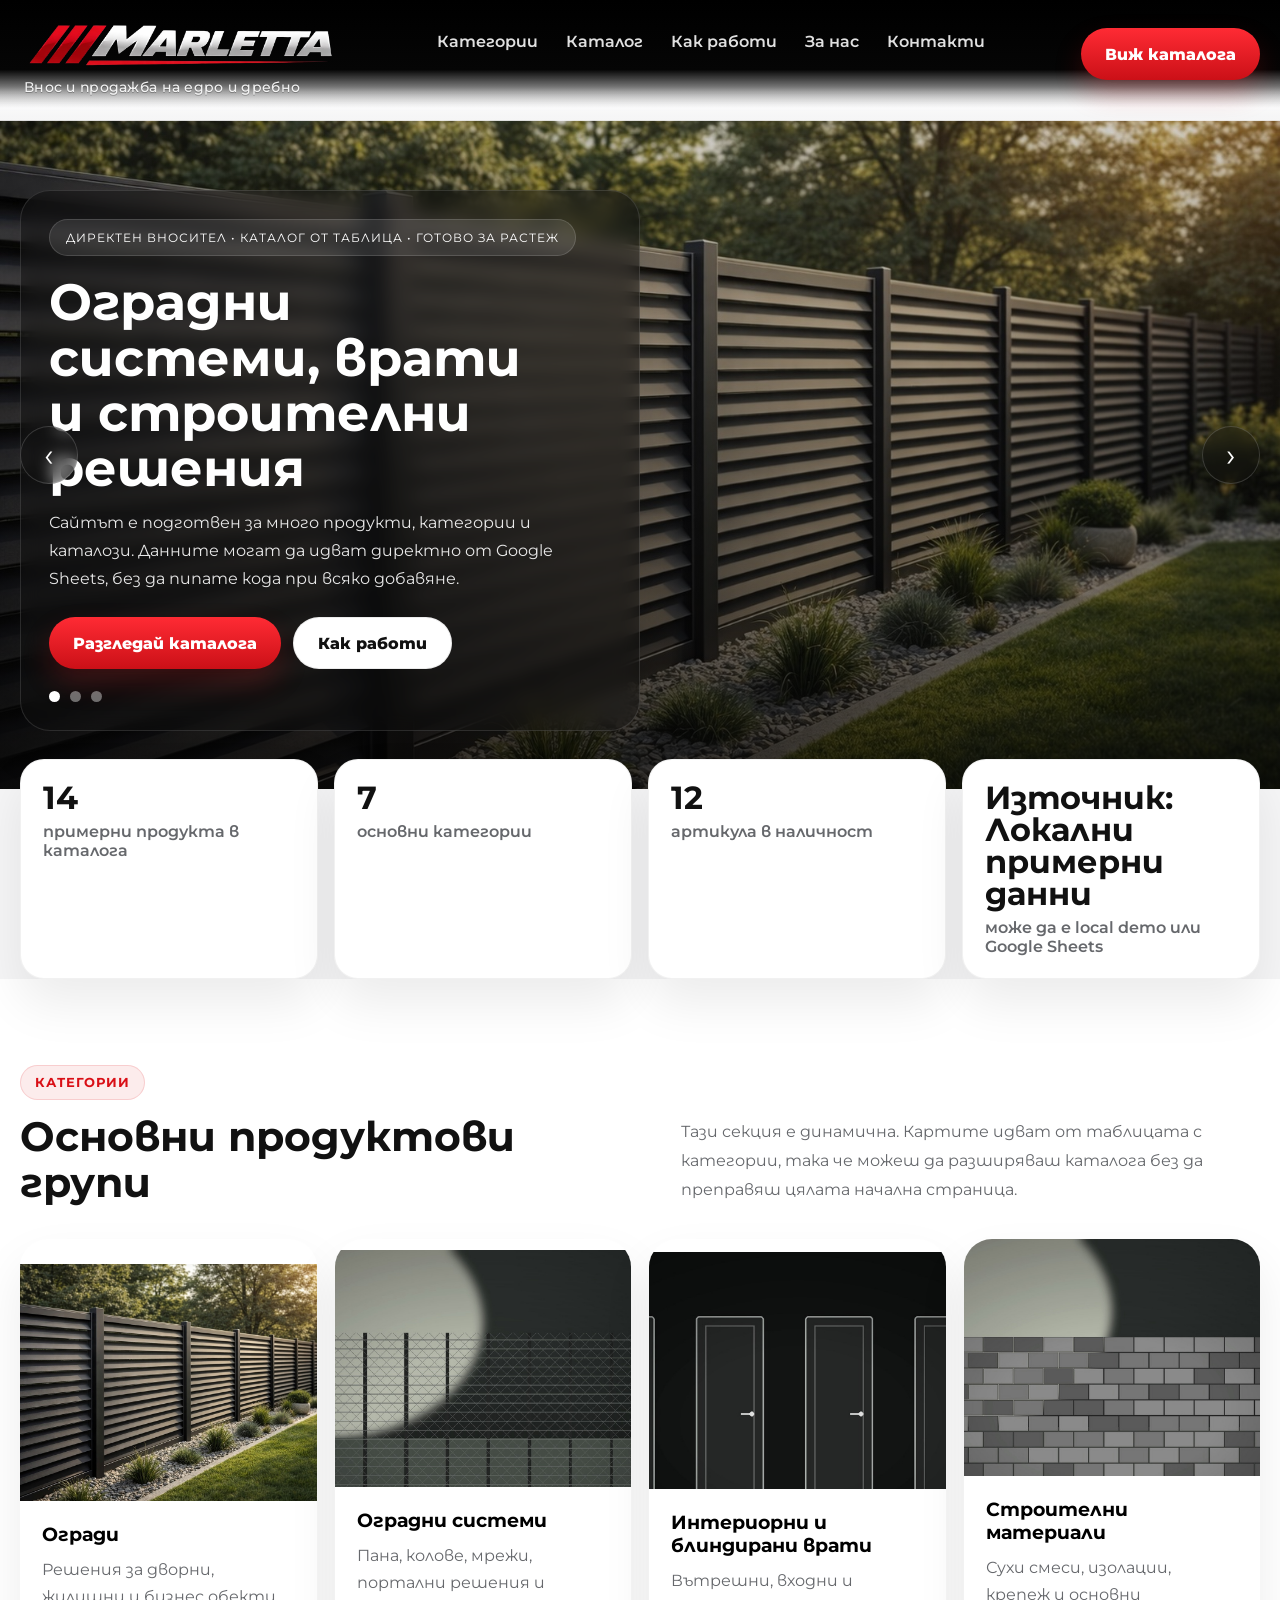
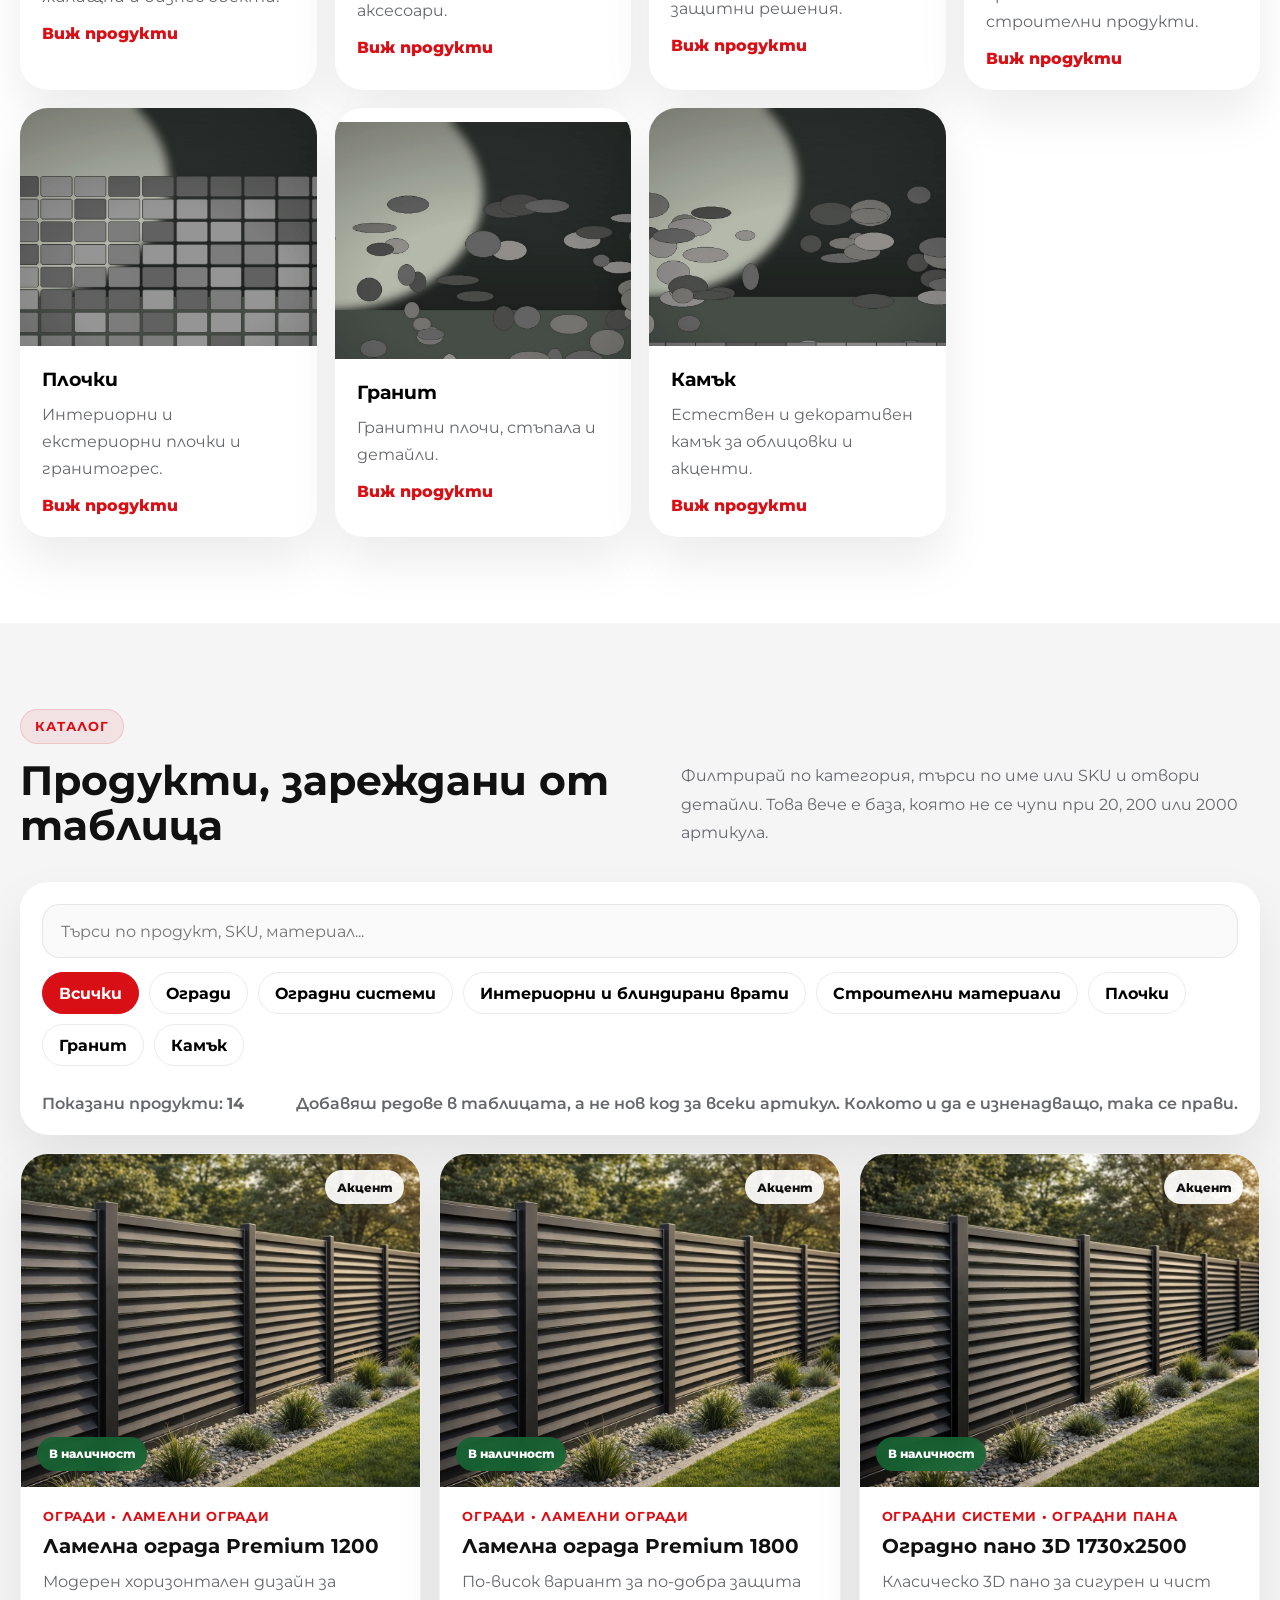
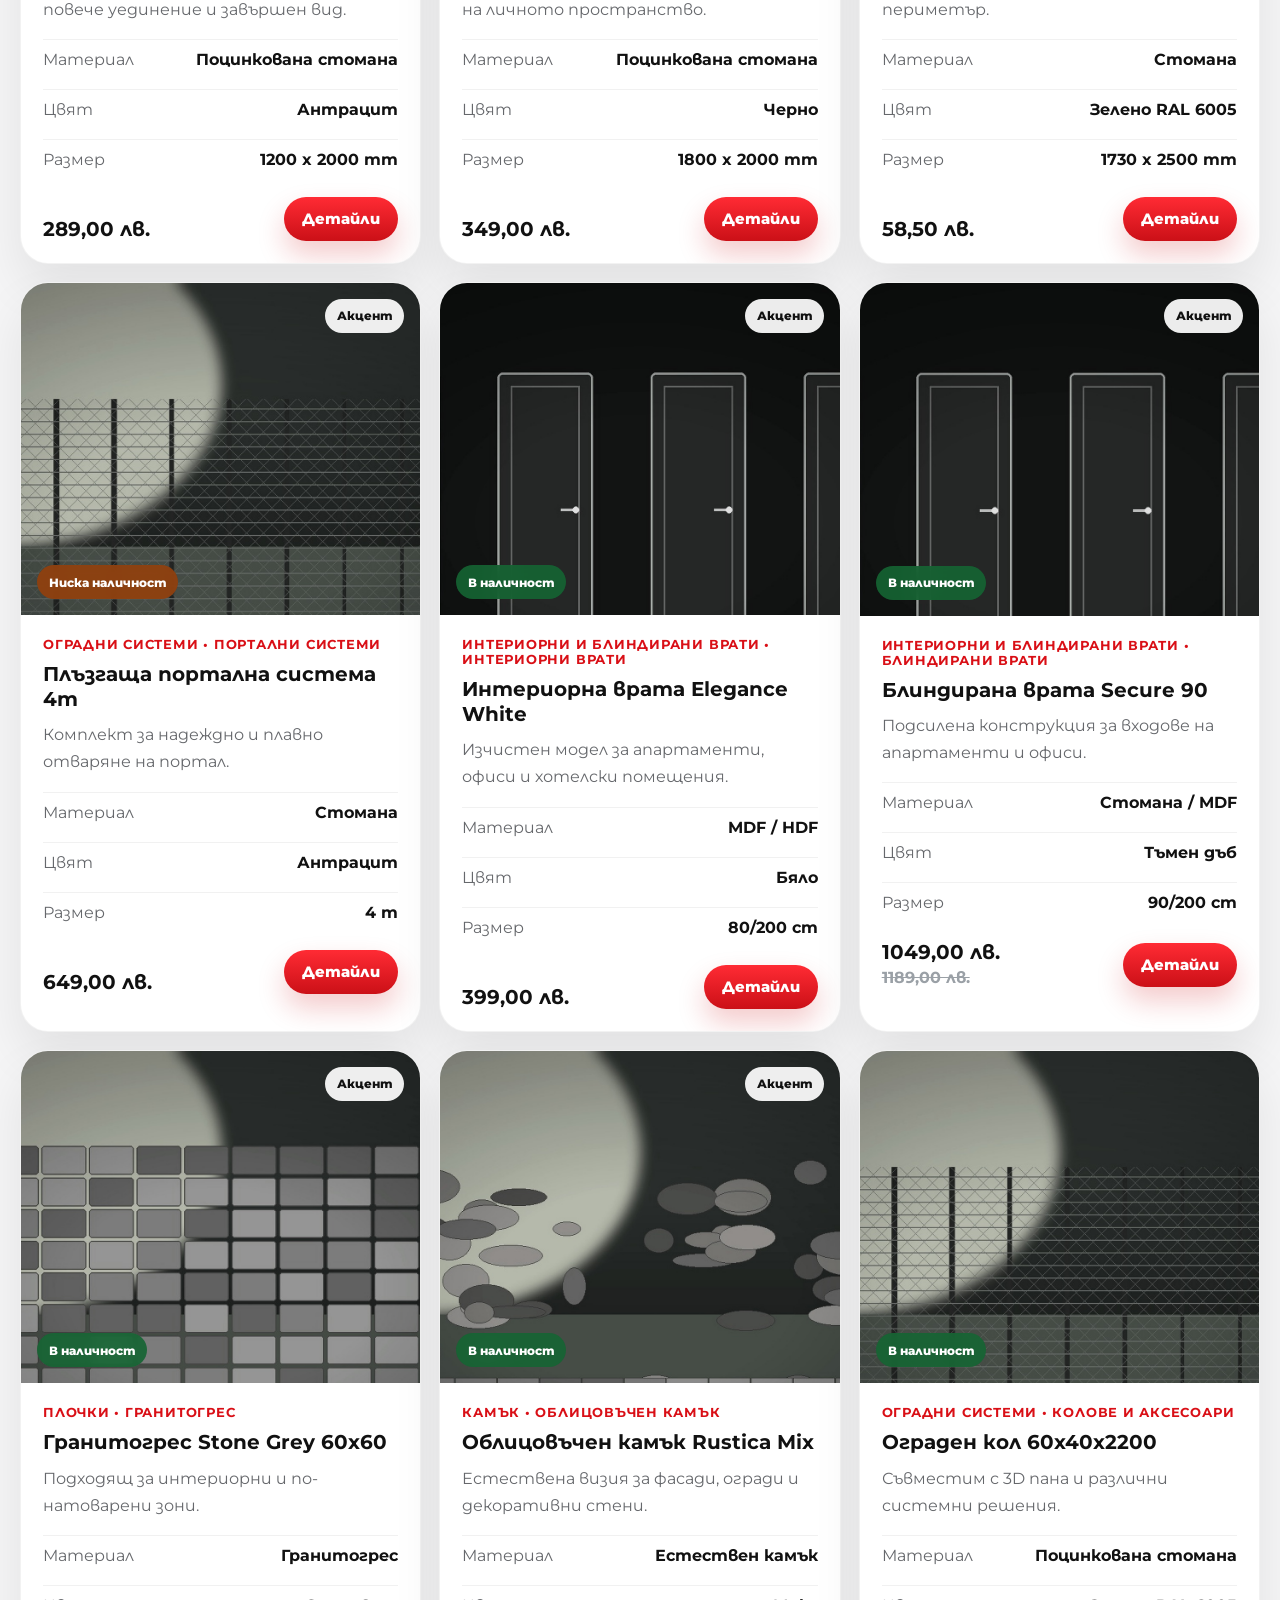
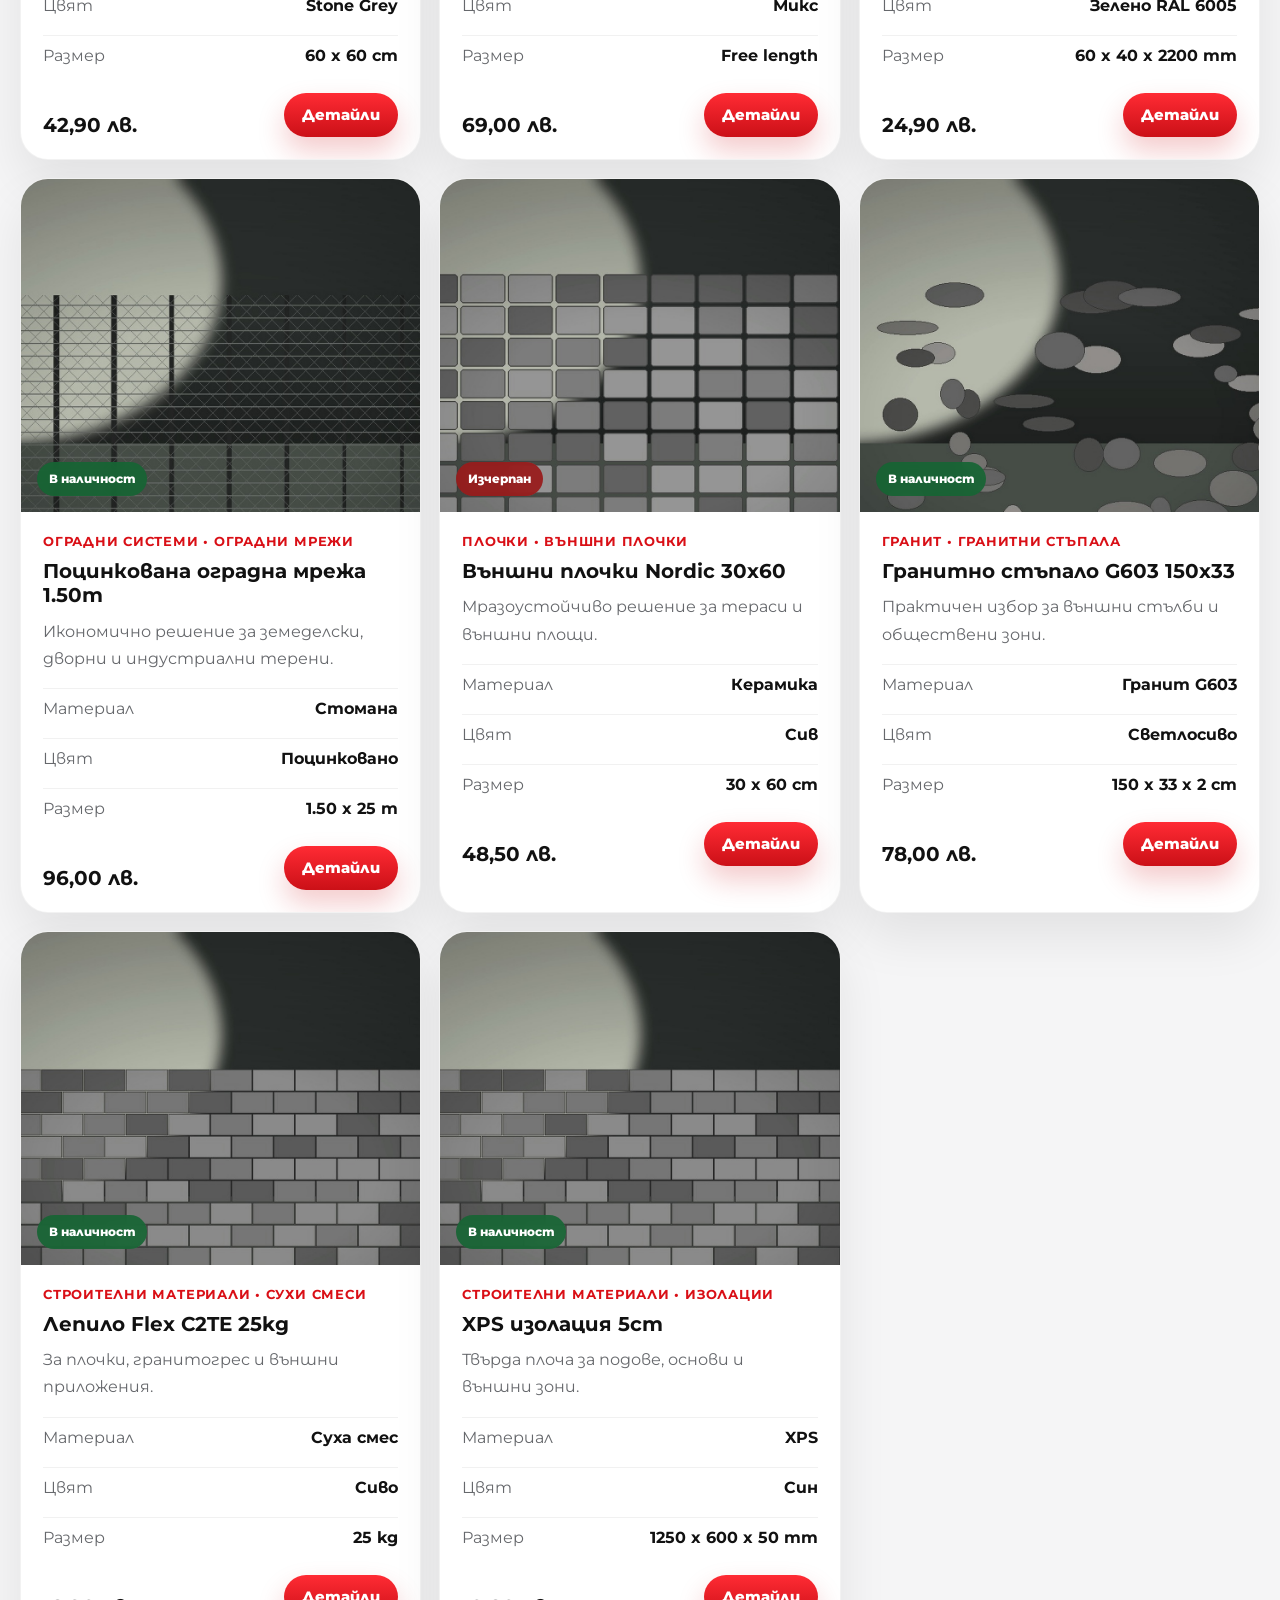
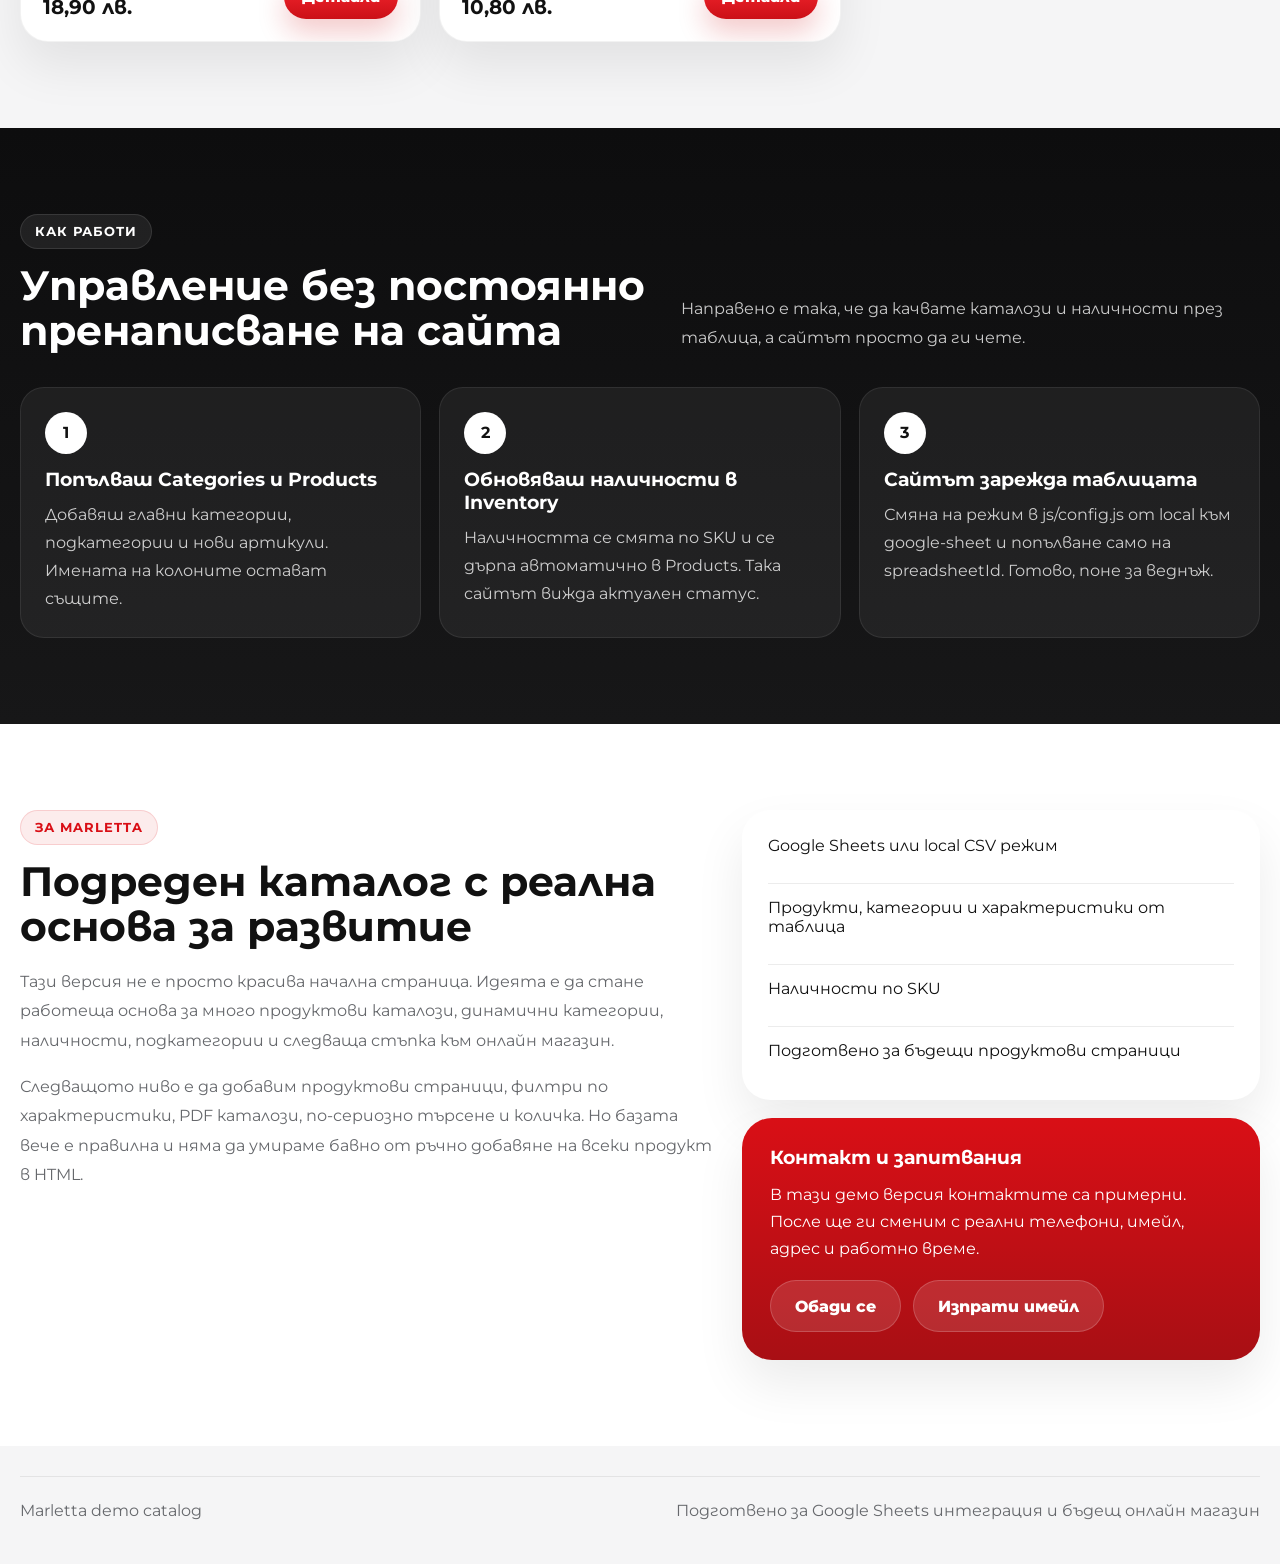
<file: marletta-header-clean-fixed/index.html>
<!DOCTYPE html>
<html lang="bg">
<head>
  <meta charset="UTF-8" />
  <meta name="viewport" content="width=device-width, initial-scale=1.0" />
  <title>Marletta | Каталог с Google Sheets интеграция</title>
  <meta name="description" content="Marletta - каталог за оградни системи, врати, строителни материали, плочки, гранит и камък. Готов за много продукти и управление през Google Sheets." />
  <link rel="preconnect" href="https://fonts.googleapis.com">
  <link rel="preconnect" href="https://fonts.gstatic.com" crossorigin>
  <link href="https://fonts.googleapis.com/css2?family=Montserrat:wght@400;500;600;700;800;900&display=swap" rel="stylesheet">
  <link rel="stylesheet" href="css/styles.css" />
</head>
<body>
  <header class="site-header" id="top">
    <div class="container nav-wrap">
      <a class="logo" href="#top" aria-label="Marletta">
        <img src="assets/marletta-logo-transparent.png" alt="Marletta logo" />
        <span class="logo-tagline">Внос и продажба на едро и дребно</span>
      </a>

      <nav class="main-nav">
        <a href="#categories">Категории</a>
        <a href="#catalog">Каталог</a>
        <a href="#workflow">Как работи</a>
        <a href="#about">За нас</a>
        <a href="#contact">Контакти</a>
      </nav>

      <div class="nav-actions">
        <a class="header-cta" href="#catalog">Виж каталога</a>
        <button class="nav-toggle" aria-label="Отвори меню" aria-expanded="false">
          <span></span><span></span><span></span>
        </button>
      </div>
    </div>
  </header>

  <main>
    <section class="hero">
      <div class="hero-slider">
        <div class="hero-slide active" style="background-image:url('assets/hero-slide-1.jpg')"></div>
        <div class="hero-slide" style="background-image:url('assets/hero-slide-2.jpg')"></div>
        <div class="hero-slide" style="background-image:url('assets/hero-slide-3.jpg')"></div>
      </div>
      <div class="hero-overlay"></div>
      <button class="hero-arrow hero-arrow-prev" type="button" aria-label="Предишен слайд">‹</button>
      <button class="hero-arrow hero-arrow-next" type="button" aria-label="Следващ слайд">›</button>

      <div class="container hero-inner">
        <div class="hero-card">
          <span class="eyebrow">директен вносител • каталог от таблица • готово за растеж</span>
          <h1 id="hero-title">Оградни системи, врати и строителни решения</h1>
          <p id="hero-text">Сайтът е подготвен за много продукти, категории и каталози. Данните могат да идват директно от Google Sheets, без да пипате кода при всяко добавяне.</p>
          <div class="hero-actions">
            <a class="btn btn-primary" href="#catalog">Разгледай каталога</a>
            <a class="btn btn-secondary-dark" href="#workflow">Как работи</a>
          </div>
          <div class="hero-nav">
            <div class="hero-dots" id="hero-dots"></div>
          </div>
        </div>
      </div>
    </section>

    <section class="stats-strip">
      <div class="container stats-grid">
        <article class="stat-card">
          <strong data-stat="products">0</strong>
          <span>примерни продукта в каталога</span>
        </article>
        <article class="stat-card">
          <strong data-stat="categories">0</strong>
          <span>основни категории</span>
        </article>
        <article class="stat-card">
          <strong data-stat="available">0</strong>
          <span>артикула в наличност</span>
        </article>
        <article class="stat-card">
          <strong id="source-badge">Източник: зареждане...</strong>
          <span>може да е local demo или Google Sheets</span>
        </article>
      </div>
    </section>

    <section class="section section-soft" id="categories">
      <div class="container">
        <div class="section-head">
          <div>
            <span class="section-tag">Категории</span>
            <h2>Основни продуктови групи</h2>
          </div>
          <p>Тази секция е динамична. Картите идват от таблицата с категории, така че можеш да разширяваш каталога без да преправяш цялата начална страница.</p>
        </div>
        <div class="category-grid" id="category-cards"></div>
      </div>
    </section>

    <section class="section" id="catalog">
      <div class="container">
        <div class="section-head">
          <div>
            <span class="section-tag">Каталог</span>
            <h2>Продукти, зареждани от таблица</h2>
          </div>
          <p>Филтрирай по категория, търси по име или SKU и отвори детайли. Това вече е база, която не се чупи при 20, 200 или 2000 артикула.</p>
        </div>

        <div class="catalog-shell">
          <div class="catalog-tools">
            <div class="tool-row">
              <input id="catalog-search" class="catalog-search" type="search" placeholder="Търси по продукт, SKU, материал..." />
            </div>
            <div class="filter-group" id="category-chips"></div>
            <div class="filter-group" id="subcategory-chips"></div>
            <div class="catalog-meta">
              <div>Показани продукти: <strong id="products-count">0</strong></div>
              <div>Добавяш редове в таблицата, а не нов код за всеки артикул. Колкото и да е изненадващо, така се прави.</div>
            </div>
          </div>

          <div class="product-grid" id="product-grid"></div>
          <div class="empty-state" id="empty-state" hidden>Няма съвпадащи продукти с тези филтри.</div>
        </div>
      </div>
    </section>

    <section class="section section-dark" id="workflow">
      <div class="container">
        <div class="section-head">
          <div>
            <span class="section-tag">Как работи</span>
            <h2>Управление без постоянно пренаписване на сайта</h2>
          </div>
          <p>Направено е така, че да качвате каталози и наличности през таблица, а сайтът просто да ги чете.</p>
        </div>

        <div class="process-grid">
          <article class="process-card">
            <strong>1</strong>
            <h3>Попълваш Categories и Products</h3>
            <p>Добавяш главни категории, подкатегории и нови артикули. Имената на колоните остават същите.</p>
          </article>
          <article class="process-card">
            <strong>2</strong>
            <h3>Обновяваш наличности в Inventory</h3>
            <p>Наличността се смята по SKU и се дърпа автоматично в Products. Така сайтът вижда актуален статус.</p>
          </article>
          <article class="process-card">
            <strong>3</strong>
            <h3>Сайтът зарежда таблицата</h3>
            <p>Смяна на режим в js/config.js от local към google-sheet и попълване само на spreadsheetId. Готово, поне за веднъж.</p>
          </article>
        </div>
      </div>
    </section>

    <section class="section section-soft" id="about">
      <div class="container about-grid">
        <div>
          <div class="section-head" style="margin-bottom:18px;grid-template-columns:1fr;">
            <div>
              <span class="section-tag">За Marletta</span>
              <h2>Подреден каталог с реална основа за развитие</h2>
            </div>
          </div>
          <p style="color:var(--muted);line-height:1.85;margin:0 0 16px;">
            Тази версия не е просто красива начална страница. Идеята е да стане работеща основа за много продуктови каталози, динамични категории,
            наличности, подкатегории и следваща стъпка към онлайн магазин.
          </p>
          <p style="color:var(--muted);line-height:1.85;margin:0;">
            Следващото ниво е да добавим продуктови страници, филтри по характеристики, PDF каталози, по-сериозно търсене и количка.
            Но базата вече е правилна и няма да умираме бавно от ръчно добавяне на всеки продукт в HTML.
          </p>
        </div>

        <div>
          <div class="about-panel">
            <ul>
              <li>Google Sheets или local CSV режим</li>
              <li>Продукти, категории и характеристики от таблица</li>
              <li>Наличности по SKU</li>
              <li>Подготвено за бъдещи продуктови страници</li>
            </ul>
          </div>

          <div class="contact-box" id="contact" style="margin-top:18px;">
            <h3>Контакт и запитвания</h3>
            <p>В тази демо версия контактите са примерни. После ще ги сменим с реални телефони, имейл, адрес и работно време.</p>
            <div class="contact-actions">
              <a class="btn btn-secondary-dark" href="tel:+359880000000">Обади се</a>
              <a class="btn btn-secondary-dark" href="mailto:office@marletta.bg">Изпрати имейл</a>
            </div>
          </div>
        </div>
      </div>
    </section>
  </main>

  <footer class="site-footer">
    <div class="container footer-wrap">
      <span>Marletta demo catalog</span>
      <span>Подготвено за Google Sheets интеграция и бъдещ онлайн магазин</span>
    </div>
  </footer>

  <div class="modal" id="product-modal" hidden>
    <div class="modal-backdrop" id="modal-backdrop"></div>
    <div class="modal-dialog" role="dialog" aria-modal="true" aria-label="Детайли за продукт">
      <button class="modal-close" id="modal-close" type="button" aria-label="Затвори">×</button>
      <div class="modal-body" id="modal-body"></div>
    </div>
  </div>

  <script src="js/config.js"></script>
  <script src="js/main.js"></script>
</body>
</html>
</file>
<file: marletta-header-clean-fixed/css/styles.css>
:root{
  --red:#d90f16;
  --red-dark:#9d0d12;
  --black:#0c0c0d;
  --black-soft:#171718;
  --white:#ffffff;
  --bg:#f5f5f6;
  --bg-soft:#ececee;
  --text:#111111;
  --muted:#66686c;
  --line:rgba(17,17,17,.08);
  --shadow:0 24px 50px rgba(0,0,0,.08);
  --radius:24px;
  --container:1240px;
}
*{box-sizing:border-box}
html{scroll-behavior:smooth}
body{
  margin:0;
  font-family:'Montserrat',sans-serif;
  background:var(--bg);
  color:var(--text);
}
body.modal-open{overflow:hidden}
img{display:block;max-width:100%}
a{text-decoration:none;color:inherit}
button,input{font:inherit}
button{cursor:pointer}
.container{width:min(calc(100% - 32px),var(--container));margin:0 auto}

.site-header{
  position:sticky;
  top:0;
  z-index:90;
  background:linear-gradient(180deg,#000 0%,#050505 58%,rgba(255,255,255,.94) 90%,rgba(245,245,246,0) 100%);
  box-shadow:none;
}
.site-header::after{
  content:"";
  position:absolute;
  left:0;right:0;bottom:-1px;
  height:34px;
  background:linear-gradient(180deg,rgba(255,255,255,0) 0%,rgba(245,245,246,.9) 100%);
  pointer-events:none;
}
.nav-wrap{
  position:relative;
  min-height:116px;
  display:flex;
  align-items:flex-start;
  justify-content:space-between;
  gap:26px;
  padding:16px 0 24px;
}
.logo{
  display:flex;
  flex-direction:column;
  align-items:flex-start;
  justify-content:center;
  gap:6px;
  position:relative;
  z-index:1;
  padding-top:2px;
}
.logo img{
  width:320px;
  max-width:min(38vw,320px);
  height:auto;
  object-fit:contain;
}
.logo-tagline{
  color:rgba(255,255,255,.92);
  font-size:.9rem;
  font-weight:500;
  letter-spacing:.02em;
  line-height:1.25;
  padding-left:4px;
  text-shadow:0 1px 0 rgba(0,0,0,.25);
}
.main-nav{
  display:flex;
  align-items:center;
  gap:28px;
  padding-top:16px;
}
.main-nav a{
  color:rgba(255,255,255,.88);
  font-weight:600;
}
.main-nav a:hover{color:#fff}
.nav-actions{
  display:flex;
  align-items:center;
  gap:14px;
  padding-top:12px;
  position:relative;
  z-index:1;
}
.header-cta,.btn{
  min-height:52px;
  border-radius:999px;
  padding:0 24px;
  display:inline-flex;
  align-items:center;
  justify-content:center;
  border:none;
  font-weight:800;
  transition:.2s ease transform,.2s ease opacity,.2s ease background;
}
.header-cta,.btn-primary{
  background:linear-gradient(180deg,#ff2b34 0%,#cb1017 100%);
  color:#fff;
  box-shadow:0 14px 28px rgba(203,16,23,.22);
}
.btn:hover,.header-cta:hover{transform:translateY(-1px)}
.btn-secondary-dark{
  background:#fff;
  color:var(--text);
  border:1px solid var(--line);
}
.btn-small{min-height:44px;padding:0 18px;font-size:.92rem}
.nav-toggle{
  width:58px;height:58px;border-radius:50%;
  border:none;background:linear-gradient(180deg,#ff2b34 0%,#c10d15 100%);
  box-shadow:0 14px 28px rgba(203,16,23,.3);
  display:none;place-items:center;
}
.nav-toggle span{
  display:block;width:24px;height:3px;background:#fff;border-radius:6px;margin:4px auto;
}

.hero{
  position:relative;
  min-height:74vh;
  background:#111;
  overflow:hidden;
}
.hero-slider,.hero-overlay,.hero-slide{position:absolute;inset:0}
.hero-slide{
  background-size:cover;
  background-position:center;
  opacity:0;
  transform:scale(1.04);
  transition:opacity .7s ease,transform 5.2s ease;
}
.hero-slide.active{
  opacity:1;
  transform:scale(1);
}
.hero-overlay{
  background:linear-gradient(180deg,rgba(5,5,5,.18) 0%,rgba(5,5,5,.28) 28%,rgba(5,5,5,.54) 72%,rgba(5,5,5,.8) 100%);
  z-index:1;
}
.hero-inner{
  position:relative;
  z-index:2;
  min-height:74vh;
  display:flex;
  align-items:flex-end;
  padding:70px 0 58px;
}
.hero-card{
  max-width:620px;
  background:rgba(15,15,16,.42);
  border:1px solid rgba(255,255,255,.12);
  backdrop-filter:blur(10px);
  border-radius:30px;
  padding:28px;
  box-shadow:var(--shadow);
}
.eyebrow{
  display:inline-flex;
  align-items:center;
  padding:10px 16px;
  border-radius:999px;
  background:rgba(255,255,255,.1);
  color:#fff;
  border:1px solid rgba(255,255,255,.14);
  font-size:.78rem;
  letter-spacing:.08em;
  text-transform:uppercase;
}
.hero h1{
  margin:18px 0 14px;
  color:#fff;
  font-size:clamp(2rem,4vw,3.35rem);
  line-height:1.08;
  text-wrap:balance;
}
.hero p{
  margin:0;
  color:rgba(255,255,255,.9);
  line-height:1.75;
  max-width:56ch;
}
.hero-actions{
  display:flex;
  gap:12px;
  flex-wrap:wrap;
  margin-top:24px;
}
.hero-nav{
  display:flex;
  align-items:center;
  gap:14px;
  margin-top:22px;
}
.hero-dots{
  display:flex;
  align-items:center;
  gap:10px;
}
.hero-dots button{
  width:11px;height:11px;border-radius:50%;
  border:none;background:rgba(255,255,255,.4);padding:0
}
.hero-dots button.active{background:#fff}
.hero-arrow{
  position:absolute;
  top:50%;
  transform:translateY(-50%);
  z-index:3;
  width:58px;height:58px;border-radius:50%;
  border:1px solid rgba(255,255,255,.16);
  background:rgba(15,15,16,.28);
  color:#fff;font-size:2rem;
  display:grid;place-items:center;
  backdrop-filter:blur(8px)
}
.hero-arrow-prev{left:20px}
.hero-arrow-next{right:20px}

.stats-strip{
  margin-top:-30px;
  position:relative;
  z-index:4;
}
.stats-grid{
  display:grid;
  grid-template-columns:repeat(4,1fr);
  gap:16px;
}
.stat-card{
  background:#fff;
  border-radius:24px;
  padding:22px;
  box-shadow:var(--shadow);
  border:1px solid rgba(17,17,17,.06);
}
.stat-card strong{
  display:block;
  font-size:2rem;
  line-height:1;
  margin-bottom:8px;
}
.stat-card span{color:var(--muted);font-weight:600}

.section{padding:86px 0}
.section-head{
  display:grid;
  grid-template-columns:1.1fr 1fr;
  gap:24px;
  margin-bottom:34px;
  align-items:end;
}
.section-tag{
  display:inline-flex;
  padding:9px 14px;
  border-radius:999px;
  background:rgba(217,15,22,.08);
  border:1px solid rgba(217,15,22,.14);
  color:var(--red);
  font-size:.8rem;
  letter-spacing:.08em;
  text-transform:uppercase;
  font-weight:700;
}
.section-head h2{
  margin:14px 0 0;
  font-size:clamp(1.85rem,3.2vw,2.85rem);
  line-height:1.1;
}
.section-head p{color:var(--muted);line-height:1.8;margin:0}
.section-soft{background:#fff}
.section-dark{
  background:linear-gradient(180deg,#0d0d0e 0%,#171718 100%);
  color:#fff;
}
.section-dark .section-tag{
  background:rgba(255,255,255,.08);
  color:#fff;
  border-color:rgba(255,255,255,.1);
}
.section-dark .section-head p{color:rgba(255,255,255,.78)}

.category-grid{
  display:grid;
  grid-template-columns:repeat(4,1fr);
  gap:18px;
}
.category-card{
  border:none;
  border-radius:28px;
  overflow:hidden;
  background:#fff;
  box-shadow:var(--shadow);
  text-align:left;
  padding:0;
}
.category-card-image{
  aspect-ratio:1.25/1;
  overflow:hidden;
}
.category-card img{
  width:100%;
  height:100%;
  object-fit:cover;
  transition:transform .45s ease;
}
.category-card:hover img{transform:scale(1.04)}
.category-card-body{padding:22px}
.category-card h3{
  margin:0 0 10px;
  font-size:1.16rem;
}
.category-card p{
  margin:0 0 14px;
  color:var(--muted);
  line-height:1.7;
}
.category-card span{
  font-weight:800;
  color:var(--red);
}

.catalog-shell{
  display:grid;
  gap:18px;
}
.catalog-tools{
  display:grid;
  gap:14px;
  background:#fff;
  border-radius:28px;
  padding:22px;
  box-shadow:var(--shadow);
}
.tool-row{
  display:flex;
  gap:14px;
  flex-wrap:wrap;
  align-items:center;
}
.catalog-search{
  flex:1 1 280px;
  min-height:54px;
  border-radius:18px;
  border:1px solid var(--line);
  background:#fafafa;
  padding:0 18px;
}
.filter-group{
  display:flex;
  gap:10px;
  flex-wrap:wrap;
}
.filter-chip{
  min-height:42px;
  border-radius:999px;
  border:1px solid rgba(17,17,17,.08);
  padding:0 16px;
  background:#fff;
  font-weight:700;
}
.filter-chip.soft{background:#f7f7f7}
.filter-chip.active{
  background:var(--red);
  color:#fff;
  border-color:var(--red);
}
.catalog-meta{
  display:flex;
  justify-content:space-between;
  gap:14px;
  flex-wrap:wrap;
  color:var(--muted);
  font-weight:600;
}
.source-badge{
  display:inline-flex;
  align-items:center;
  padding:10px 14px;
  border-radius:999px;
  background:#111;
  color:#fff;
}

.product-grid{
  display:grid;
  grid-template-columns:repeat(3,1fr);
  gap:18px;
}
.product-card{
  background:#fff;
  border-radius:28px;
  overflow:hidden;
  box-shadow:var(--shadow);
  border:1px solid rgba(17,17,17,.05);
}
.product-image-wrap{
  position:relative;
  aspect-ratio:1.2/1;
  overflow:hidden;
  background:#111;
}
.product-image{
  width:100%;height:100%;object-fit:cover;
  transition:transform .4s ease;
}
.product-card:hover .product-image{transform:scale(1.03)}
.stock-badge,.featured-badge,.sku-badge{
  display:inline-flex;
  align-items:center;
  justify-content:center;
  min-height:34px;
  padding:0 12px;
  border-radius:999px;
  font-weight:800;
  font-size:.78rem;
}
.stock-badge{
  position:absolute;
  left:16px;bottom:16px;
  color:#fff;
  backdrop-filter:blur(8px);
}
.stock-badge.is-in{background:rgba(22,101,52,.9)}
.stock-badge.is-low{background:rgba(146,64,14,.92)}
.stock-badge.is-out{background:rgba(153,27,27,.92)}
.featured-badge{
  position:absolute;
  right:16px;top:16px;
  background:rgba(255,255,255,.92);
  color:var(--text);
}
.sku-badge{
  background:#f3f4f6;
  color:var(--text);
}
.product-body{padding:22px}
.product-meta{
  font-size:.8rem;
  letter-spacing:.06em;
  text-transform:uppercase;
  color:var(--red);
  font-weight:700;
}
.product-card h3{
  margin:10px 0 10px;
  font-size:1.22rem;
  line-height:1.25;
}
.product-card p{
  margin:0 0 16px;
  color:var(--muted);
  line-height:1.7;
}
.product-specs{
  list-style:none;
  padding:0;
  margin:0;
  display:grid;
  gap:10px;
}
.product-specs li{
  display:flex;
  justify-content:space-between;
  gap:10px;
  padding:10px 0;
  border-top:1px solid rgba(17,17,17,.06);
}
.product-specs span{color:var(--muted)}
.product-specs strong{text-align:right}
.product-footer{
  margin-top:18px;
  display:flex;
  align-items:end;
  justify-content:space-between;
  gap:14px;
}
.price-box{
  display:flex;
  flex-direction:column;
  gap:4px;
}
.price-box strong{
  font-size:1.22rem;
}
.price-box span{
  color:#9aa0a6;
  text-decoration:line-through;
  font-weight:700;
}
.empty-state,.load-error{
  background:#fff;
  border-radius:28px;
  padding:26px;
  box-shadow:var(--shadow);
  color:var(--muted);
  line-height:1.7;
}

.process-grid{
  display:grid;
  grid-template-columns:repeat(3,1fr);
  gap:18px;
}
.process-card{
  border-radius:24px;
  padding:24px;
  background:rgba(255,255,255,.06);
  border:1px solid rgba(255,255,255,.08);
}
.process-card strong{
  display:inline-grid;
  place-items:center;
  width:42px;height:42px;border-radius:50%;
  background:#fff;color:#111;
  margin-bottom:14px;
}
.process-card h3{margin:0 0 10px}
.process-card p{margin:0;color:rgba(255,255,255,.78);line-height:1.75}

.about-grid{
  display:grid;
  grid-template-columns:1.15fr .85fr;
  gap:22px;
}
.about-panel{
  background:#fff;
  border-radius:28px;
  padding:26px;
  box-shadow:var(--shadow);
}
.about-panel ul{
  list-style:none;
  padding:0;margin:0;display:grid;gap:14px
}
.about-panel li{
  padding:14px 0;
  border-top:1px solid rgba(17,17,17,.08);
}
.about-panel li:first-child{border-top:none;padding-top:0}
.contact-box{
  background:linear-gradient(180deg,#d90f16 0%,#a80f14 100%);
  color:#fff;
  border-radius:30px;
  padding:28px;
  box-shadow:var(--shadow);
}
.contact-box h3{margin:0 0 12px}
.contact-box p{margin:0 0 18px;line-height:1.7}
.contact-actions{display:flex;gap:12px;flex-wrap:wrap}
.contact-box .btn-secondary-dark{background:rgba(255,255,255,.12);color:#fff;border-color:rgba(255,255,255,.18)}

.site-footer{
  padding:30px 0 44px;
  color:var(--muted);
}
.footer-wrap{
  display:flex;
  justify-content:space-between;
  gap:14px;
  flex-wrap:wrap;
  border-top:1px solid rgba(17,17,17,.08);
  padding-top:24px;
}

.modal{
  position:fixed;
  inset:0;
  z-index:120;
}
.modal[hidden]{display:none}
.modal-backdrop{
  position:absolute;inset:0;
  background:rgba(4,4,5,.66);
  backdrop-filter:blur(8px);
}
.modal-dialog{
  position:relative;
  z-index:1;
  width:min(calc(100% - 24px),1040px);
  margin:48px auto;
  background:#fff;
  border-radius:28px;
  box-shadow:0 28px 80px rgba(0,0,0,.2);
  overflow:hidden;
}
.modal-close{
  position:absolute;
  top:18px;right:18px;
  width:44px;height:44px;border-radius:50%;
  border:none;background:#111;color:#fff;font-size:1.5rem;
  z-index:3;
}
.modal-body{padding:22px}
.modal-grid{
  display:grid;
  grid-template-columns:1fr 1fr;
  gap:24px;
}
.modal-media{
  border-radius:24px;
  overflow:hidden;
  min-height:360px;
  background:#111;
}
.modal-media img{
  width:100%;height:100%;object-fit:cover
}
.modal-copy h3{
  margin:10px 0 12px;
  font-size:2rem;
  line-height:1.15;
}
.modal-copy p{
  color:var(--muted);
  line-height:1.75;
}
.modal-inline,.modal-details,.attr-list,.modal-actions{
  display:flex;
  gap:10px;
  flex-wrap:wrap;
}
.modal-details,.attr-list{
  display:grid;
  grid-template-columns:repeat(2,1fr);
  gap:12px;
  margin-top:18px;
}
.modal-details div,.attr-list div{
  border:1px solid rgba(17,17,17,.08);
  border-radius:18px;
  padding:14px;
  background:#fafafa;
}
.modal-details span,.attr-list span{
  display:block;
  color:var(--muted);
  margin-bottom:6px;
}
.modal-price{
  margin-top:14px;
  display:flex;
  gap:10px;
  align-items:end;
}
.modal-price strong{
  font-size:1.5rem;
}
.modal-price span{
  text-decoration:line-through;
  color:#9aa0a6;
  font-weight:700;
}
.attr-block h4{
  margin:22px 0 12px;
}
.modal-actions{
  margin-top:24px;
}
.modal-actions .btn{flex:0 0 auto}

@media (max-width: 1080px){
  .section-head,.about-grid,.modal-grid{grid-template-columns:1fr}
  .category-grid{grid-template-columns:repeat(2,1fr)}
  .product-grid{grid-template-columns:repeat(2,1fr)}
  .process-grid{grid-template-columns:1fr}
  .stats-grid{grid-template-columns:repeat(2,1fr)}
}
@media (max-width: 860px){
  .main-nav{
    position:absolute;
    left:16px;right:16px;top:96px;
    display:none;
    flex-direction:column;
    align-items:flex-start;
    gap:16px;
    background:#111;
    padding:18px;
    border-radius:24px;
    box-shadow:var(--shadow);
  }
  .main-nav.open{display:flex}
  .nav-toggle{display:grid}
  .header-cta{display:none}
  .hero-arrow{display:none}
}
@media (max-width: 640px){
  .nav-wrap{min-height:96px}
  .logo img{width:170px}
  .hero,.hero-inner{min-height:68vh}
  .hero-inner{padding:44px 0 34px}
  .hero-card{padding:22px;border-radius:24px}
  .hero h1{font-size:clamp(1.8rem,9vw,2.7rem)}
  .stats-grid,.category-grid,.product-grid{grid-template-columns:1fr}
  .stat-card{padding:20px}
  .section{padding:74px 0}
  .catalog-tools,.about-panel,.contact-box{padding:22px}
  .product-footer{flex-direction:column;align-items:flex-start}
  .modal-dialog{margin:16px auto;width:min(calc(100% - 16px),1040px)}
  .modal-body{padding:18px}
  .modal-media{min-height:220px}
  .modal-copy h3{font-size:1.5rem}
  .modal-details,.attr-list{grid-template-columns:1fr}
}
@media (max-width: 980px){
  .site-header::after{height:28px}
  .nav-wrap{
    min-height:112px;
    align-items:center;
    padding:16px 0 26px;
  }
  .logo img{
    width:240px;
    max-width:54vw;
  }
  .logo-tagline{
    font-size:.8rem;
    max-width:220px;
  }
  .main-nav{padding-top:0}
  .nav-actions{padding-top:0}
}

@media (max-width: 720px){
  .nav-wrap{
    min-height:106px;
    gap:14px;
    padding:14px 0 24px;
  }
  .logo img{
    width:200px;
    max-width:58vw;
  }
  .logo-tagline{
    font-size:.72rem;
    line-height:1.25;
    max-width:180px;
    padding-left:4px;
  }
  .header-cta{display:none}
}

@media (max-width: 980px){
  .nav-wrap{min-height:96px;padding:14px 0 22px;}
  .logo img{max-width:min(58vw,260px);}
  .logo-tagline{font-size:.76rem;}
}

@media (max-width: 640px){
  .nav-wrap{min-height:88px;padding:12px 0 18px;}
  .logo img{max-width:min(64vw,220px);}
  .logo-tagline{font-size:.68rem;line-height:1.2;}
}
</file>
